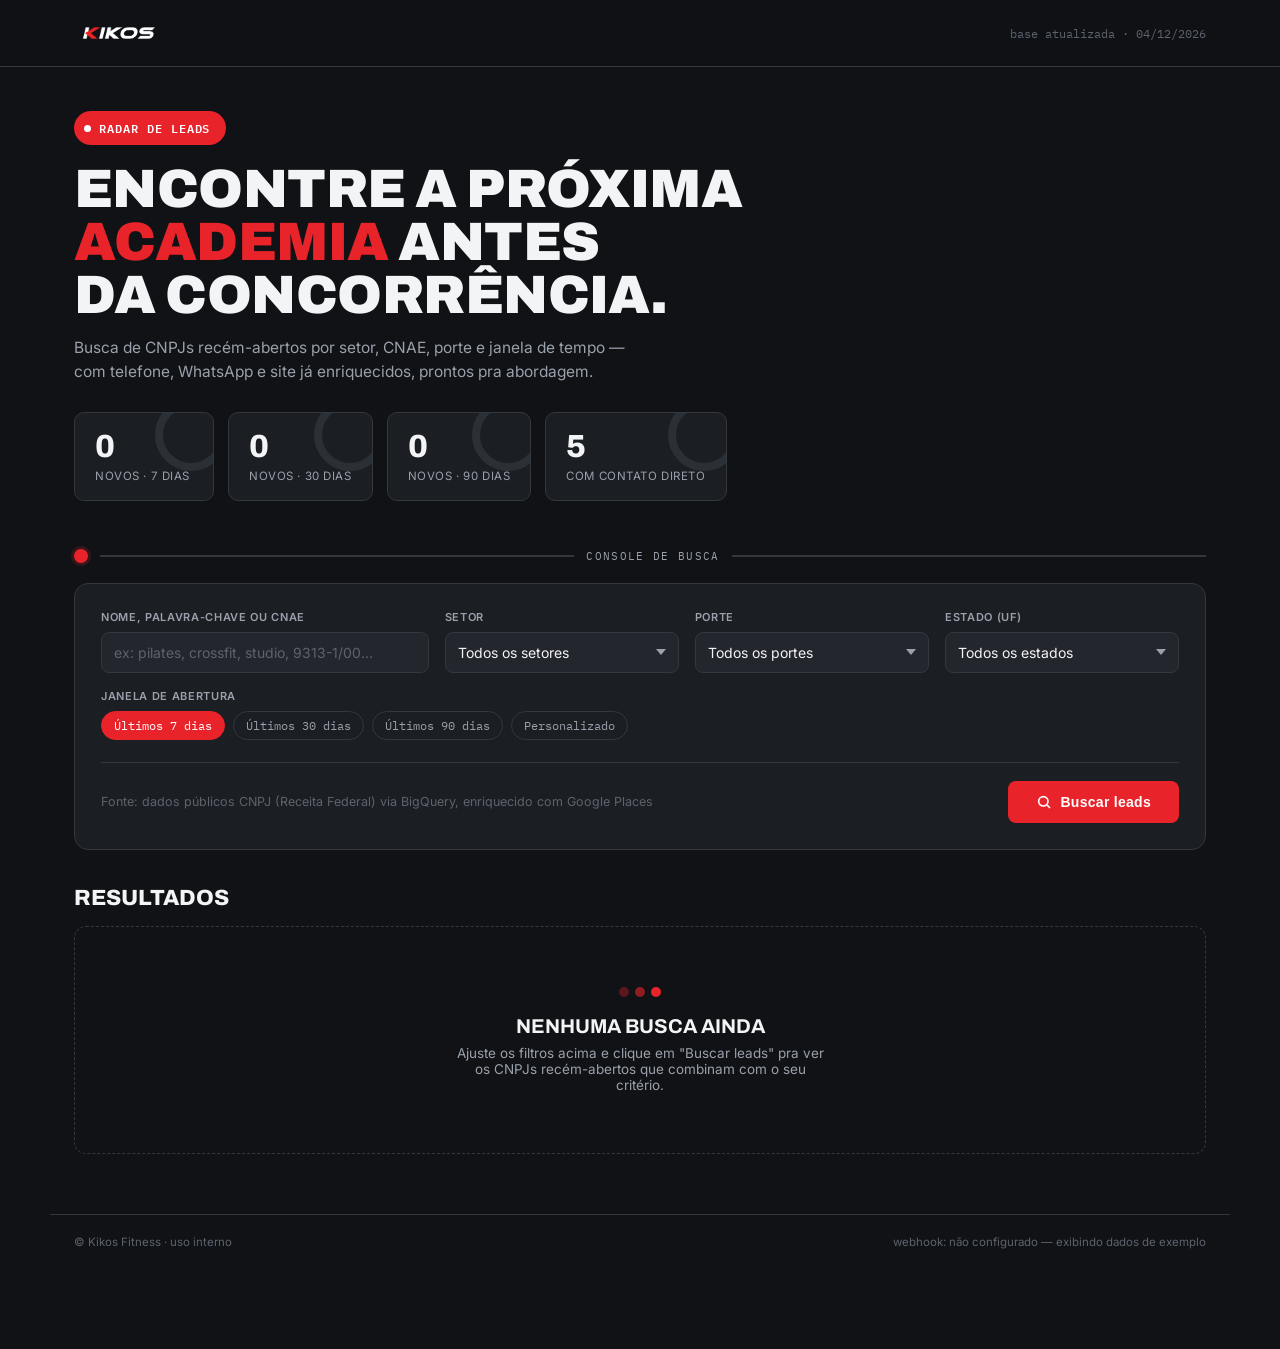
<file: radar/index.html>
<!DOCTYPE html>
<html lang="pt-BR">
<head>
<meta charset="UTF-8">
<meta name="viewport" content="width=device-width, initial-scale=1.0">
<title>Kikos · Radar de Leads</title>
<link rel="preconnect" href="https://fonts.googleapis.com">
<link rel="preconnect" href="https://fonts.gstatic.com" crossorigin>
<link href="https://fonts.googleapis.com/css2?family=Archivo:wght@600;700;800;900&family=Inter:wght@400;500;600;700&family=IBM+Plex+Mono:wght@400;500;600&display=swap" rel="stylesheet">
<style>
  :root{
    --ink:#101215;
    --surface:#1B1E23;
    --surface-2:#23262C;
    --surface-3:#2B2F36;
    --line:#33373E;
    --red:#E8232A;
    --red-dim:#5C1215;
    --paper:#F3F4F5;
    --steel:#9AA1AC;
    --steel-dim:#5D636E;
    --whats:#25D366;
    --radius:10px;
  }
  *{box-sizing:border-box; margin:0; padding:0;}
  html,body{background:var(--ink); color:var(--paper); font-family:'Inter',sans-serif; -webkit-font-smoothing:antialiased;}
  body{min-height:100vh; padding-bottom:80px;}

  ::selection{background:var(--red); color:#fff;}

  /* ---------- Header ---------- */
  header.topbar{
    position:sticky; top:0; z-index:40;
    background:rgba(16,18,21,0.92); backdrop-filter:blur(10px);
    border-bottom:1px solid var(--line);
  }
  .topbar-inner{
    max-width:1180px; margin:0 auto; padding:18px 24px;
    display:flex; align-items:center; gap:14px; justify-content:space-between;
  }
  .brand{display:flex; align-items:center; gap:12px;}
  .logo-slot{width:30px; height:30px; flex-shrink:0; position:relative;}
  .logo-img{display:none; width:90px; height:30px; object-fit:contain;}
  .chevron{
    width:30px; height:30px; position:relative; flex-shrink:0;
  }
  .chevron::before, .chevron::after{
    content:''; position:absolute; width:16px; height:5px; background:var(--red); border-radius:2px;
  }
  .chevron::before{ top:6px; left:2px; transform:rotate(45deg); }
  .chevron::after{ top:6px; left:2px; transform:rotate(-45deg) translateX(1px) translateY(11px) rotate(90deg); }
  .topbar-meta{font-size:12px; color:var(--steel-dim); font-family:'IBM Plex Mono',monospace;}

  /* ---------- Layout ---------- */
  main{max-width:1180px; margin:0 auto; padding:0 24px;}

  .bar-divider{
    display:flex; align-items:center; gap:12px; margin:40px 0 20px;
  }
  .bar-divider .plate{
    width:14px; height:14px; border-radius:50%; background:var(--red); flex-shrink:0;
    box-shadow:0 0 0 3px rgba(232,35,42,0.18);
  }
  .bar-divider .rod{flex:1; height:2px; background:var(--line);}
  .bar-divider .label{
    font-family:'IBM Plex Mono',monospace; font-size:11px; letter-spacing:0.12em;
    text-transform:uppercase; color:var(--steel); white-space:nowrap;
  }

  .hero{padding:44px 0 8px;}

  .eyebrow-badge{
    display:inline-flex; align-items:center; gap:8px;
    background:var(--red); color:#fff; border-radius:999px;
    padding:7px 16px 7px 10px; margin-bottom:18px;
    font-family:'IBM Plex Mono',monospace; font-size:12px; font-weight:600;
    letter-spacing:0.08em; text-transform:uppercase;
  }
  .eyebrow-badge .dot{
    width:7px; height:7px; border-radius:50%; background:#fff; flex-shrink:0;
  }

  .hero h1{
    font-family:'Archivo', sans-serif; font-weight:900; font-size:clamp(34px,5vw,54px);
    line-height:0.98; letter-spacing:-0.01em; text-transform:uppercase; max-width:820px;
  }
  .hero h1 em{color:var(--red); font-style:normal;}
  .hero p{color:var(--steel); font-size:15.5px; max-width:560px; margin-top:14px; line-height:1.55;}

  /* stat plates */
  .stats{display:flex; gap:14px; margin-top:28px; flex-wrap:wrap;}
  .stat-plate{
    background:var(--surface); border:1px solid var(--line); border-radius:var(--radius);
    padding:16px 20px; min-width:140px; position:relative; overflow:hidden;
  }
  .stat-plate::before{
    content:''; position:absolute; right:-14px; top:-14px; width:56px; height:56px;
    border-radius:50%; border:8px solid var(--surface-3);
  }
  .stat-plate b{
    font-family:'Archivo', sans-serif; font-weight:800; font-size:32px; display:block;
  }
  .stat-plate span{font-size:11.5px; color:var(--steel); text-transform:uppercase; letter-spacing:0.05em;}

  /* ---------- Search Console ---------- */
  .console{
    background:var(--surface); border:1px solid var(--line); border-radius:14px;
    padding:26px; margin-top:8px;
  }
  .console-grid{
    display:grid; grid-template-columns:1.4fr 1fr 1fr 1fr; gap:16px;
  }
  @media (max-width:860px){ .console-grid{grid-template-columns:1fr 1fr;} }
  @media (max-width:560px){ .console-grid{grid-template-columns:1fr;} }

  .field label{
    display:block; font-size:11px; text-transform:uppercase; letter-spacing:0.06em;
    color:var(--steel); margin-bottom:8px; font-weight:600;
  }
  .field input[type=text], .field select{
    width:100%; background:var(--surface-2); border:1px solid var(--line); color:var(--paper);
    border-radius:8px; padding:11px 12px; font-size:14px; font-family:'Inter',sans-serif;
    appearance:none; outline:none; transition:border-color .15s;
  }
  .field select{
    background-image:url("data:image/svg+xml;utf8,<svg xmlns='http://www.w3.org/2000/svg' width='10' height='6' viewBox='0 0 10 6'><path d='M0 0L5 6L10 0' fill='%239AA1AC'/></svg>");
    background-repeat:no-repeat; background-position:right 12px center; padding-right:32px;
  }
  .field input[type=text]:focus, .field select:focus{border-color:var(--red);}
  .field input::placeholder{color:var(--steel-dim);}

  .date-range{display:flex; gap:8px;}
  .date-range input{width:100%;}

  .chip-row{display:flex; gap:8px; flex-wrap:wrap; margin-top:8px;}
  .chip{
    font-family:'IBM Plex Mono',monospace; font-size:11.5px; padding:6px 12px; border-radius:999px;
    border:1px solid var(--line); color:var(--steel); background:transparent; cursor:pointer;
    transition:all .15s;
  }
  .chip:hover{border-color:var(--steel);}
  .chip.active{background:var(--red); border-color:var(--red); color:#fff;}

  .console-footer{
    display:flex; align-items:center; justify-content:space-between; margin-top:22px;
    padding-top:18px; border-top:1px solid var(--line); flex-wrap:wrap; gap:14px;
  }
  .console-footer .hint{font-size:12.5px; color:var(--steel-dim);}
  .search-btn{
    background:var(--red); color:#fff; border:none; padding:13px 28px; border-radius:8px;
    font-weight:700; font-size:14px; cursor:pointer; letter-spacing:0.02em;
    display:flex; align-items:center; gap:8px; transition:background .15s, transform .1s;
  }
  .search-btn:hover{background:#c91b21;}
  .search-btn:active{transform:scale(0.98);}
  .search-btn svg{width:16px; height:16px;}

  /* ---------- Results ---------- */
  .results-head{
    display:flex; align-items:baseline; justify-content:space-between; margin:36px 0 16px; flex-wrap:wrap; gap:8px;
  }
  .results-head h2{
    font-family:'Archivo', sans-serif; font-weight:800; font-size:22px; text-transform:uppercase;
  }
  .results-count{font-family:'IBM Plex Mono',monospace; font-size:12.5px; color:var(--steel);}

  .lead-grid{display:flex; flex-direction:column; gap:10px;}

  .lead-card{
    background:var(--surface); border:1px solid var(--line); border-radius:12px;
    padding:18px 20px; display:grid; grid-template-columns:1fr auto; gap:16px; align-items:center;
    transition:border-color .15s;
  }
  .lead-card:hover{border-color:var(--steel-dim);}

  .lead-main{display:flex; flex-direction:column; gap:6px;}
  .lead-top{display:flex; align-items:center; gap:10px; flex-wrap:wrap;}
  .lead-name{font-size:16.5px; font-weight:700;}
  .badge{
    font-size:10.5px; font-family:'IBM Plex Mono',monospace; padding:3px 8px; border-radius:5px;
    text-transform:uppercase; letter-spacing:0.04em; font-weight:600;
  }
  .badge.novo{background:var(--red); color:#fff;}
  .badge.setor{background:var(--surface-3); color:var(--steel);}
  .badge.porte{border:1px solid var(--line); color:var(--steel);}

  .lead-meta{display:flex; gap:18px; flex-wrap:wrap; font-size:13px; color:var(--steel);}
  .lead-meta span{display:flex; align-items:center; gap:6px;}
  .lead-meta b{color:var(--paper); font-weight:500;}
  .mono{font-family:'IBM Plex Mono',monospace; font-size:12.5px;}

  .lead-actions{display:flex; gap:8px; flex-shrink:0;}
  .btn-icon{
    display:flex; align-items:center; gap:7px; padding:9px 14px; border-radius:8px; font-size:13px;
    font-weight:600; text-decoration:none; border:1px solid var(--line); color:var(--paper);
    background:var(--surface-2); transition:all .15s; white-space:nowrap;
  }
  .btn-icon:hover{border-color:var(--steel-dim);}
  .btn-whats{background:var(--whats); border-color:var(--whats); color:#0b1f14;}
  .btn-whats:hover{filter:brightness(1.08);}
  .btn-icon svg{width:14px; height:14px;}

  @media (max-width:640px){
    .lead-card{grid-template-columns:1fr;}
    .lead-actions{width:100%;}
    .btn-icon{flex:1; justify-content:center;}
  }

  /* empty / loading states */
  .state-panel{
    text-align:center; padding:60px 20px; border:1px dashed var(--line); border-radius:12px; margin-top:10px;
  }
  .state-panel .plate-stack{display:flex; justify-content:center; gap:6px; margin-bottom:18px;}
  .state-panel .plate-stack div{width:10px; height:10px; border-radius:50%; background:var(--red); opacity:.35;}
  .state-panel .plate-stack div:nth-child(2){opacity:.6;}
  .state-panel .plate-stack div:nth-child(3){opacity:1;}
  .state-panel h3{font-family:'Archivo', sans-serif; font-size:20px; text-transform:uppercase; margin-bottom:8px;}
  .state-panel p{color:var(--steel); font-size:13.5px; max-width:380px; margin:0 auto;}

  .spin{animation:spin 0.9s linear infinite;}
  @keyframes spin{to{transform:rotate(360deg);}}

  footer{
    max-width:1180px; margin:60px auto 0; padding:20px 24px; border-top:1px solid var(--line);
    font-size:11.5px; color:var(--steel-dim); display:flex; justify-content:space-between; flex-wrap:wrap; gap:8px;
  }

  @media (prefers-reduced-motion: reduce){
    *{animation:none !important; transition:none !important;}
  }
</style>
</head>
<body>

<header class="topbar">
  <div class="topbar-inner">
    <div class="brand">
      <div class="logo-slot">
        <div class="chevron" id="chevronFallback"></div>
        <img class="logo-img" id="logoImg" src="logo.png" alt="Kikos"
             onload="this.style.display='block'; document.getElementById('chevronFallback').style.display='none';"
             onerror="this.style.display='none';">
      </div>
    </div>
    <div class="topbar-meta" id="lastUpdate">base atualizada · —</div>
  </div>
</header>

<main>
  <section class="hero">
    <div class="eyebrow-badge"><span class="dot"></span>Radar de Leads</div>
    <h1>Encontre a próxima<br><em>academia</em> antes<br>da concorrência.</h1>
    <p>Busca de CNPJs recém-abertos por setor, CNAE, porte e janela de tempo — com telefone, WhatsApp e site já enriquecidos, prontos pra abordagem.</p>

    <div class="stats">
      <div class="stat-plate"><b id="stat7">—</b><span>novos · 7 dias</span></div>
      <div class="stat-plate"><b id="stat30">—</b><span>novos · 30 dias</span></div>
      <div class="stat-plate"><b id="stat90">—</b><span>novos · 90 dias</span></div>
      <div class="stat-plate"><b id="statContact">—</b><span>com contato direto</span></div>
    </div>
  </section>

  <div class="bar-divider">
    <div class="plate"></div>
    <div class="rod"></div>
    <div class="label">Console de busca</div>
    <div class="rod"></div>
  </div>

  <section class="console">
    <div class="console-grid">
      <div class="field">
        <label for="fSearch">Nome, palavra-chave ou CNAE</label>
        <input type="text" id="fSearch" placeholder="ex: pilates, crossfit, studio, 9313-1/00...">
      </div>
      <div class="field">
        <label for="fSetor">Setor</label>
        <select id="fSetor">
          <option value="">Todos os setores</option>
          <option value="academia">Academias</option>
          <option value="estudio">Estúdios (pilates, cross, yoga)</option>
          <option value="condominio">Condomínios / construtoras</option>
          <option value="outro">Outros</option>
        </select>
      </div>
      <div class="field">
        <label for="fPorte">Porte</label>
        <select id="fPorte">
          <option value="">Todos os portes</option>
          <option value="MEI">MEI</option>
          <option value="ME">ME — Microempresa</option>
          <option value="EPP">EPP — Pequeno porte</option>
          <option value="DEMAIS">Demais</option>
        </select>
      </div>
      <div class="field">
        <label for="fUf">Estado (UF)</label>
        <select id="fUf">
          <option value="">Todos os estados</option>
          <option value="AC">AC</option><option value="AL">AL</option><option value="AP">AP</option>
          <option value="AM">AM</option><option value="BA">BA</option><option value="CE">CE</option>
          <option value="DF">DF</option><option value="ES">ES</option><option value="GO">GO</option>
          <option value="MA">MA</option><option value="MT">MT</option><option value="MS">MS</option>
          <option value="MG">MG</option><option value="PA">PA</option><option value="PB">PB</option>
          <option value="PR">PR</option><option value="PE">PE</option><option value="PI">PI</option>
          <option value="RJ">RJ</option><option value="RN">RN</option><option value="RS">RS</option>
          <option value="RO">RO</option><option value="RR">RR</option><option value="SC">SC</option>
          <option value="SP">SP</option><option value="SE">SE</option><option value="TO">TO</option>
        </select>
      </div>
    </div>

    <div class="field" style="margin-top:16px;">
      <label>Janela de abertura</label>
      <div class="chip-row" id="rangeChips">
        <button class="chip active" data-range="7">Últimos 7 dias</button>
        <button class="chip" data-range="30">Últimos 30 dias</button>
        <button class="chip" data-range="90">Últimos 90 dias</button>
        <button class="chip" data-range="custom">Personalizado</button>
      </div>
      <div class="date-range" id="customRange" style="display:none; margin-top:10px; max-width:340px;">
        <input type="date" id="fDateFrom">
        <input type="date" id="fDateTo">
      </div>
    </div>

    <div class="console-footer">
      <span class="hint">Fonte: dados públicos CNPJ (Receita Federal) via BigQuery, enriquecido com Google Places</span>
      <button class="search-btn" id="searchBtn">
        <svg viewBox="0 0 24 24" fill="none" stroke="currentColor" stroke-width="2.5"><circle cx="11" cy="11" r="7"/><path d="M21 21l-4.3-4.3"/></svg>
        Buscar leads
      </button>
    </div>
  </section>

  <div class="results-head">
    <h2>Resultados</h2>
    <span class="results-count" id="resultsCount"></span>
  </div>

  <div id="resultsArea">
    <div class="state-panel" id="emptyState">
      <div class="plate-stack"><div></div><div></div><div></div></div>
      <h3>Nenhuma busca ainda</h3>
      <p>Ajuste os filtros acima e clique em "Buscar leads" pra ver os CNPJs recém-abertos que combinam com o seu critério.</p>
    </div>
  </div>
</main>

<footer>
  <span>© Kikos Fitness · uso interno</span>
  <span id="webhookStatus">webhook: não configurado — exibindo dados de exemplo</span>
</footer>

<script>
  // ============================================================
  // CONFIGURAÇÃO — troque pela URL do webhook do n8n quando pronto
  // ============================================================
  const WEBHOOK_URL = "https://kikos-bot.onrender.com/webhook/radar-leads"; // ex: "https://kikos-bot.onrender.com/webhook/radar-leads"

  // ---------- Dados de exemplo (usados até o webhook estar configurado) ----------
  const MOCK_LEADS = [
    { cnpj: "43305895000185", razaoSocial: "STUDIO CORPO EM MOVIMENTO PILATES LTDA", cnae: "9313-1/00", setor: "estudio", porte: "ME", dataAbertura: "2026-08-08", municipio: "Rio de Janeiro / RJ", endereco: "Av. das Américas, 3200 - Barra da Tijuca", telefone: "(21) 99887-2210", site: "instagram.com/corpoemmovimento.rj" },
    { cnpj: "51982374000122", razaoSocial: "IRON BOX ACADEMIA E CROSSFIT LTDA", cnae: "9313-1/00", setor: "academia", porte: "EPP", dataAbertura: "2026-08-05", municipio: "Rio de Janeiro / RJ", endereco: "Rua Prudente de Morais, 543 - Ipanema", telefone: "(21) 98123-4477", site: "ironboxrj.com.br" },
    { cnpj: "48761203000190", razaoSocial: "RESIDENCIAL VILLAGGIO CONDOMINIO LTDA", cnae: "8112-5/00", setor: "condominio", porte: "DEMAIS", dataAbertura: "2026-08-02", municipio: "Maricá / RJ", endereco: "Estr. Beira Mar, 1120 - Ponta Negra", telefone: "(21) 97765-0091", site: "—" },
    { cnpj: "39284710000156", razaoSocial: "YOGA E BEM ESTAR ESTUDIO ME", cnae: "9319-1/02", setor: "estudio", porte: "MEI", dataAbertura: "2026-07-28", municipio: "Niterói / RJ", endereco: "Rua Moreira César, 88 - Icaraí", telefone: "(21) 96654-3312", site: "instagram.com/yogabemestar.nit" },
    { cnpj: "42198345000167", razaoSocial: "POWER FIT ACADEMIA LTDA", cnae: "9313-1/00", setor: "academia", porte: "ME", dataAbertura: "2026-07-20", municipio: "São Gonçalo / RJ", endereco: "Av. Presidente Kennedy, 410", telefone: "(21) 95521-8834", site: "powerfitsg.com.br" },
    { cnpj: "37650912000138", razaoSocial: "CONSTRUTORA E INCORPORADORA MARE ALTA SPE", cnae: "4110-7/00", setor: "condominio", porte: "DEMAIS", dataAbertura: "2026-06-30", municipio: "Maricá / RJ", endereco: "Rod. Amaral Peixoto, km 12", telefone: "—", site: "marealtaincorp.com.br" },
  ];

  // ---------- Estado ----------
  let selectedRange = "7";

  // ---------- Elementos ----------
  const resultsArea = document.getElementById("resultsArea");
  const resultsCount = document.getElementById("resultsCount");
  const searchBtn = document.getElementById("searchBtn");
  const rangeChips = document.querySelectorAll("#rangeChips .chip");
  const customRange = document.getElementById("customRange");

  // ---------- Chips de intervalo ----------
  rangeChips.forEach(chip => {
    chip.addEventListener("click", () => {
      rangeChips.forEach(c => c.classList.remove("active"));
      chip.classList.add("active");
      selectedRange = chip.dataset.range;
      customRange.style.display = selectedRange === "custom" ? "flex" : "none";
    });
  });

  // ---------- Helpeesrs ----------
  const setorLabel = { academia: "Academia", estudio: "Estúdio", condominio: "Condomínio/Construtora", outro: "Outro" };

  function diasDesde(dataStr){
    const d = new Date(dataStr);
    const hoje = new Date();
    return Math.floor((hoje - d)/ (1000*60*60*24));
  }

  function formatData(dataStr){
    const d = new Date(dataStr + "T00:00:00");
    return d.toLocaleDateString("pt-BR");
  }

  function formatCnpj(cnpj){
    if (!cnpj) return null;
    const d = String(cnpj).replace(/\D/g, "");
    if (d.length !== 14) return cnpj;
    return `${d.slice(0,2)}.${d.slice(2,5)}.${d.slice(5,8)}/${d.slice(8,12)}-${d.slice(12,14)}`;
  }

  function whatsappLink(telefone, nome){
    const digits = telefone.replace(/\D/g,"");
    if(!digits) return "#";
    const numero = digits.length <= 11 ? "55" + digits : digits;
    const msg = encodeURIComponent(`Olá!\nMe chamo Charles e atuo ha mais de 30 anos no mercado fitness. Será um prazer entender seu projeto e, tendo a oportunidade, ajudar a encontrar a melhor solução.\nVou preparar uma proposta com condições especiais, buscando a menor entrada possível e um parcelamento inteligente, com facilidades principalmente no primeiro ano.\nConte comigo.`);
    return `https://wa.me/${numero}?text=${msg}`;
}

  function renderStats(leads){
    document.getElementById("stat7").textContent = leads.filter(l => diasDesde(l.dataAbertura) <= 7).length;
    document.getElementById("stat30").textContent = leads.filter(l => diasDesde(l.dataAbertura) <= 30).length;
    document.getElementById("stat90").textContent = leads.filter(l => diasDesde(l.dataAbertura) <= 90).length;
    document.getElementById("statContact").textContent = leads.filter(l => l.telefone && l.telefone !== "—").length;
  }

  function renderLoading(){
    resultsArea.innerHTML = `
      <div class="state-panel">
        <svg class="spin" style="margin:0 auto 18px; display:block;" width="26" height="26" viewBox="0 0 24 24" fill="none" stroke="#E8232A" stroke-width="2.5"><circle cx="12" cy="12" r="9" stroke-opacity="0.25"/><path d="M21 12a9 9 0 0 0-9-9"/></svg>
        <h3>Buscando na base...</h3>
        <p>Consultando CNPJs novos que combinam com os filtros selecionados.</p>
      </div>`;
    resultsCount.textContent = "";
  }

  function renderEmpty(){
    resultsArea.innerHTML = `
      <div class="state-panel">
        <div class="plate-stack"><div></div><div></div><div></div></div>
        <h3>Nenhum lead encontrado</h3>
        <p>Nenhum CNPJ novo bate com esses filtros na janela escolhida. Tente ampliar o período ou remover algum filtro.</p>
      </div>`;
    resultsCount.textContent = "0 resultados";
  }

  function renderLeads(leads){
    if(leads.length === 0){ renderEmpty(); return; }

    resultsCount.textContent = `${leads.length} resultado${leads.length > 1 ? "s" : ""}`;

    const grid = document.createElement("div");
    grid.className = "lead-grid";

    leads.forEach(lead => {
      const isNovo = diasDesde(lead.dataAbertura) <= 7;
      const card = document.createElement("div");
      card.className = "lead-card";
      card.innerHTML = `
        <div class="lead-main">
          <div class="lead-top">
            <span class="lead-name">${lead.razaoSocial}</span>
            ${isNovo ? '<span class="badge novo">Novo</span>' : ''}
            <span class="badge setor">${setorLabel[lead.setor] || lead.setor}</span>
            <span class="badge porte">${lead.porte}</span>
          </div>
          <div class="lead-meta">
            ${formatCnpj(lead.cnpj) ? `<span class="mono">${formatCnpj(lead.cnpj)}</span>` : ''}
            <span class="mono">CNAE ${lead.cnae}</span>
            <span>Aberta em <b>${formatData(lead.dataAbertura)}</b></span>
            <span>${lead.municipio}</span>
            <span>${lead.endereco}</span>
            ${lead.telefone !== "—" ? `<span class="mono">${lead.telefone}</span>` : ''}
            ${lead.site !== "—" ? `<span>${lead.site}</span>` : ''}
          </div>
        </div>
        <div class="lead-actions">
          ${lead.telefone !== "—" ? `
          <a class="btn-icon btn-whats" href="${whatsappLink(lead.telefone, lead.razaoSocial)}" target="_blank" rel="noopener">
            <svg viewBox="0 0 24 24" fill="currentColor"><path d="M12 2C6.48 2 2 6.48 2 12c0 1.85.5 3.58 1.35 5.07L2 22l5.1-1.33A9.94 9.94 0 0 0 12 22c5.52 0 10-4.48 10-10S17.52 2 12 2z"/></svg>
            WhatsApp
          </a>` : ''}
          <a class="btn-icon" href="#" target="_blank" rel="noopener">
            <svg viewBox="0 0 24 24" fill="none" stroke="currentColor" stroke-width="2"><rect x="3" y="4" width="18" height="16" rx="2"/><path d="M3 9h18"/></svg>
            Detalhes
          </a>
        </div>`;
      grid.appendChild(card);
    });

    resultsArea.innerHTML = "";
    resultsArea.appendChild(grid);
  }

  function applyFilters(leads){
    const rawSearch = document.getElementById("fSearch").value.trim();
    const search = rawSearch.toLowerCase();
    const searchDigits = rawSearch.replace(/\D/g,"");
    const setor = document.getElementById("fSetor").value;
    const porte = document.getElementById("fPorte").value;
    const uf = document.getElementById("fUf").value;

    let maxDias = 9999;
    if(selectedRange !== "custom") maxDias = parseInt(selectedRange, 10);

    return leads.filter(l => {
      if(rawSearch){
        const matchNome = l.razaoSocial.toLowerCase().includes(search);
        // se o termo tem dígitos suficientes pra parecer um CNAE, compara também pelo código
        const matchCnae = searchDigits.length >= 3 && l.cnae.replace(/\D/g,"").startsWith(searchDigits);
        if(!matchNome && !matchCnae) return false;
      }
      if(setor && l.setor !== setor) return false;
      if(porte && l.porte !== porte) return false;
      if(uf && !l.municipio.endsWith(" / " + uf)) return false;
      if(selectedRange !== "custom" && diasDesde(l.dataAbertura) > maxDias) return false;
      if(selectedRange === "custom"){
        const from = document.getElementById("fDateFrom").value;
        const to = document.getElementById("fDateTo").value;
        if(from && l.dataAbertura < from) return false;
        if(to && l.dataAbertura > to) return false;
      }
      return true;
    });
  }

  async function runSearch(){
    renderLoading();

    if(WEBHOOK_URL){
      try{
        const params = new URLSearchParams({
          q: document.getElementById("fSearch").value.trim(),
          setor: document.getElementById("fSetor").value,
          porte: document.getElementById("fPorte").value,
          uf: document.getElementById("fUf").value,
          range: selectedRange
        });
        const res = await fetch(`${WEBHOOK_URL}?${params.toString()}`);
        const data = await res.json();
        renderStats(data.leads);
        renderLeads(data.leads);
        return;
      }catch(err){
        console.error("Erro ao consultar webhook:", err);
      }
    }

    // fallback: dados de exemplo, com pequeno delay pra simular busca real
    setTimeout(() => {
      const filtered = applyFilters(MOCK_LEADS);
      renderStats(MOCK_LEADS);
      renderLeads(filtered);
    }, 500);
  }

  searchBtn.addEventListener("click", runSearch);

  // ---------- Inicialização ----------
  renderStats(MOCK_LEADS);
  document.getElementById("lastUpdate").textContent = "base atualizada · " + new Date().toLocaleDateString("pt-BR");
  if(!WEBHOOK_URL){
    document.getElementById("webhookStatus").textContent = "webhook: não configurado — exibindo dados de exemplo";
  }
</script>

</body>
</html>
</file>
